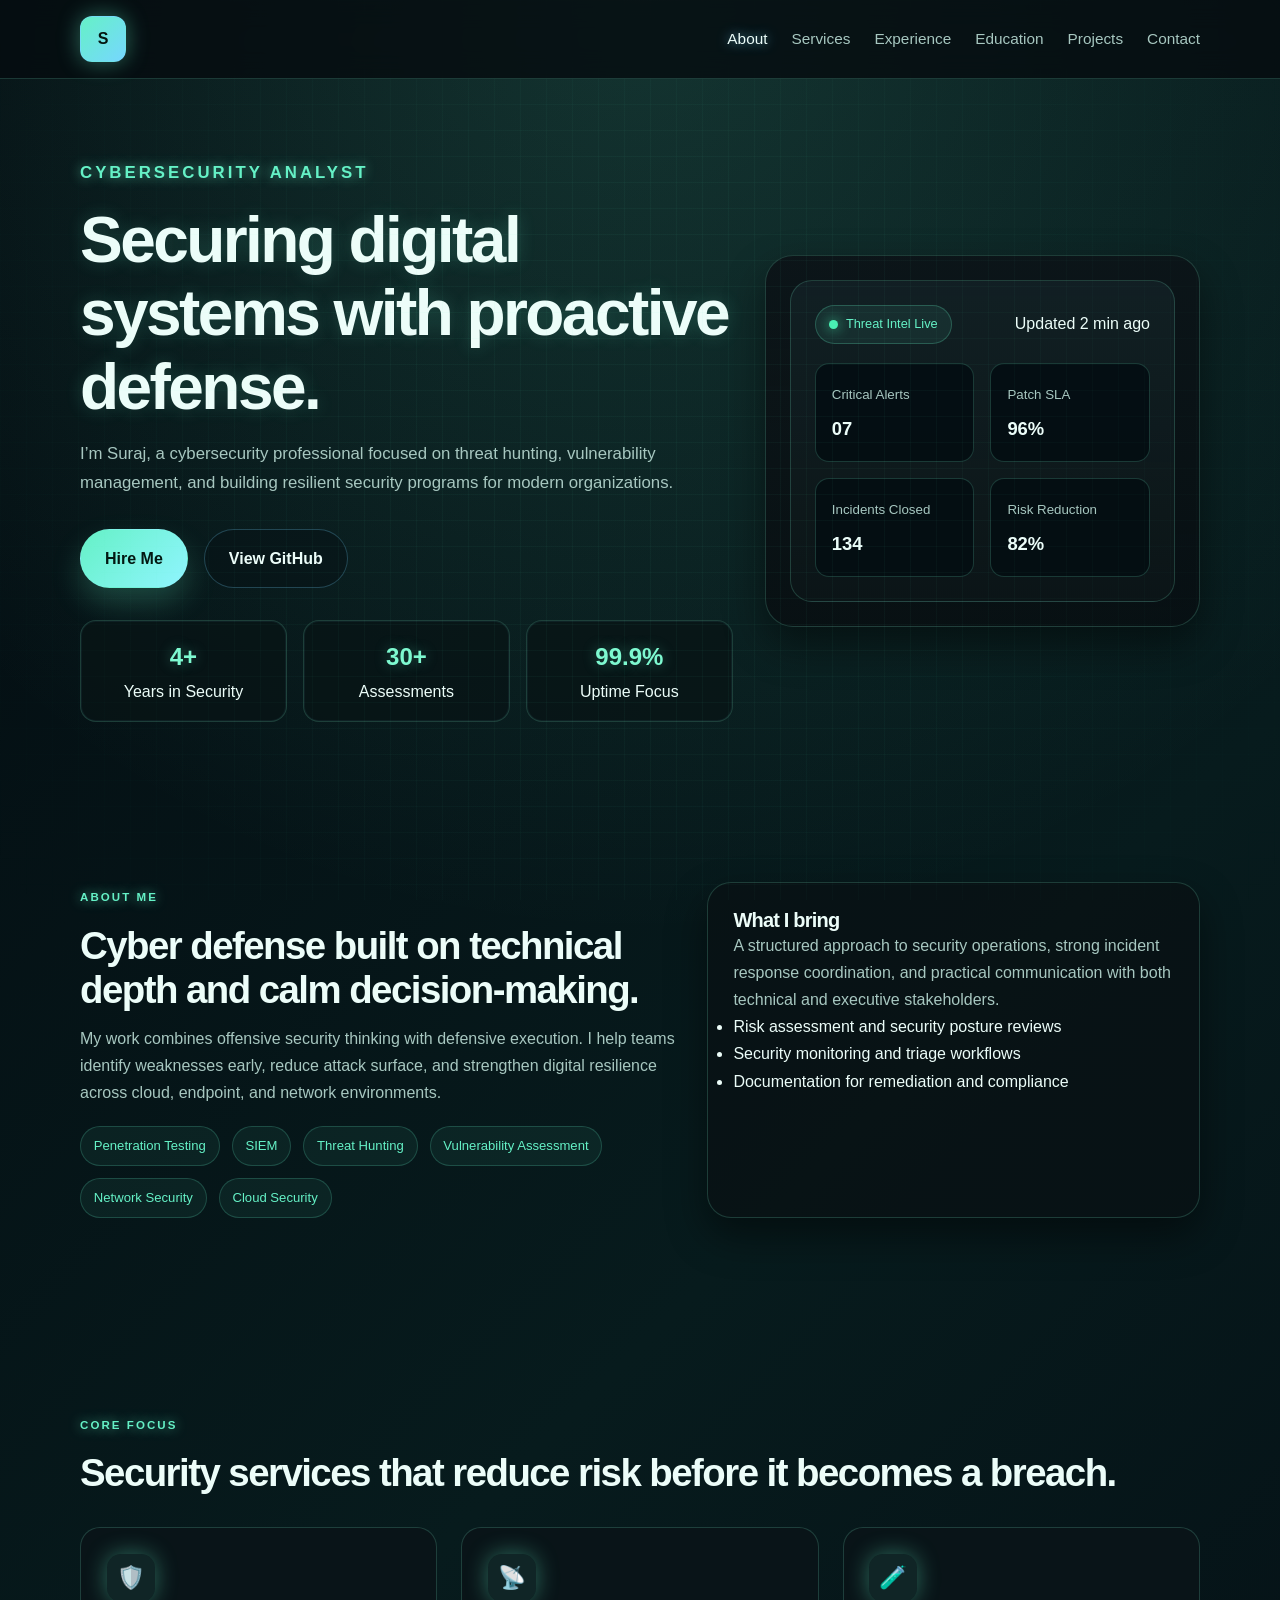
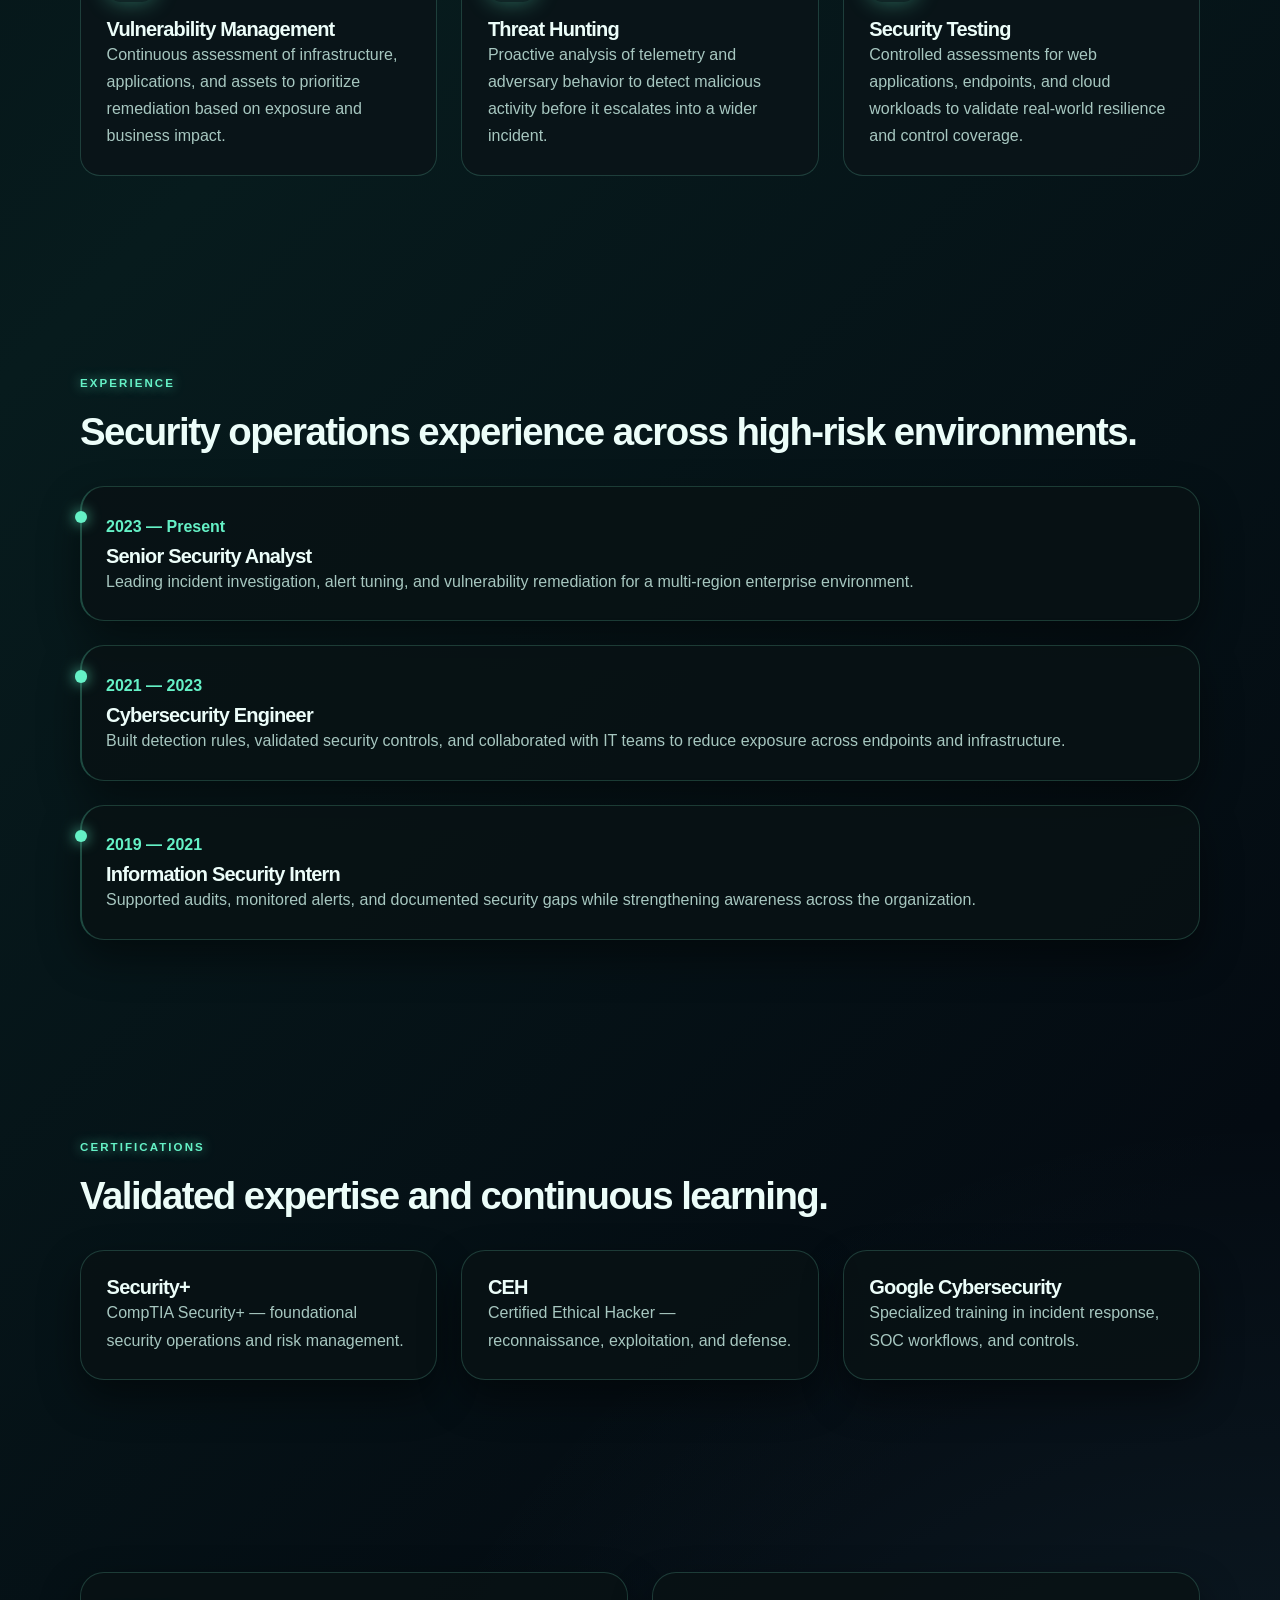
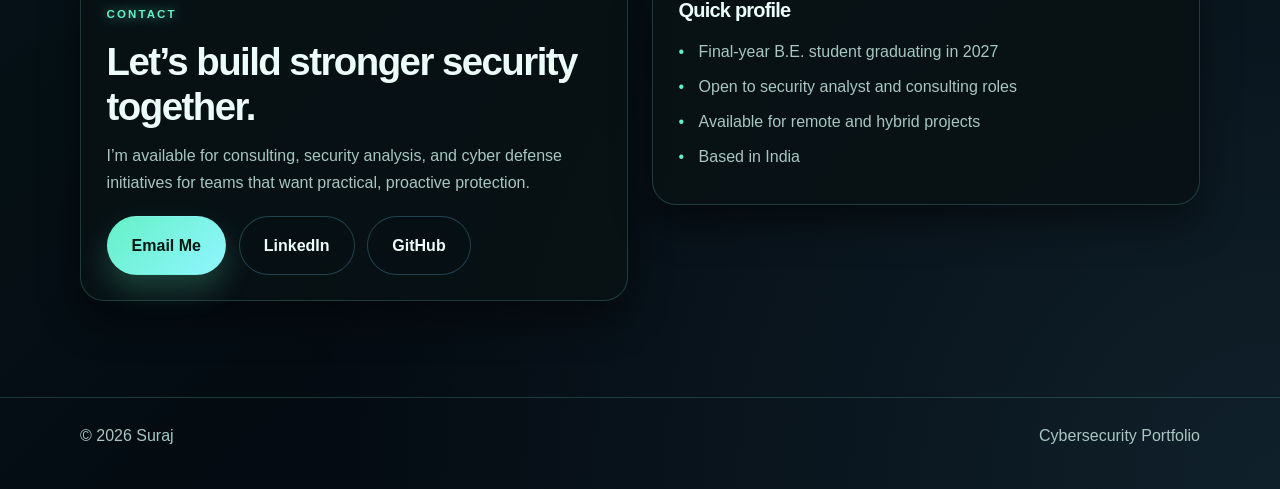
<file: index.html>
<!DOCTYPE html>
<html lang="en">
  <head>
    <meta charset="UTF-8" />
    <meta name="viewport" content="width=device-width, initial-scale=1.0" />
    <meta
      name="description"
      content="Cybersecurity portfolio for an ethical hacker and security analyst."
    />
    <title>Suraj | Cybersecurity Portfolio</title>
    <link rel="stylesheet" href="style.css" />
  </head>
  <body>
    <header class="site-header">
      <div class="container nav">
        <a href="index.html" class="brand" aria-label="Home">S</a>
        <nav class="main-nav" aria-label="Main navigation">
          <a href="#about" class="active">About</a>
          <a href="#services">Services</a>
          <a href="#experience">Experience</a>
          <a href="education.html">Education</a>
          <a href="projects.html">Projects</a>
          <a href="#contact">Contact</a>
        </nav>
      </div>
    </header>

    <main>
      <section class="hero">
        <div class="container hero-grid">
          <div class="hero-copy">
            <p class="eyebrow">Cybersecurity Analyst</p>
            <h1>Securing digital systems with proactive defense.</h1>
            <p>
              I’m Suraj, a cybersecurity professional focused on threat hunting,
              vulnerability management, and building resilient security programs for
              modern organizations.
            </p>
            <div class="hero-actions">
              <a class="button primary" href="#contact">Hire Me</a>
              <a class="button outline" href="https://github.com/surajkaushik11" target="_blank" rel="noreferrer">View GitHub</a>
            </div>
            <ul class="hero-metrics" aria-label="Quick statistics">
              <li><strong>4+</strong> Years in Security</li>
              <li><strong>30+</strong> Assessments</li>
              <li><strong>99.9%</strong> Uptime Focus</li>
            </ul>
          </div>

          <div class="hero-panel" aria-label="Security dashboard panel">
            <div class="panel-card">
              <div class="status-line">
                <span class="status-pill"><span class="status-dot"></span> Threat Intel Live</span>
                <span>Updated 2 min ago</span>
              </div>

              <div class="log-grid">
                <div class="log-card">
                  <small>Critical Alerts</small>
                  <strong>07</strong>
                </div>
                <div class="log-card">
                  <small>Patch SLA</small>
                  <strong>96%</strong>
                </div>
                <div class="log-card">
                  <small>Incidents Closed</small>
                  <strong>134</strong>
                </div>
                <div class="log-card">
                  <small>Risk Reduction</small>
                  <strong>82%</strong>
                </div>
              </div>
            </div>
          </div>
        </div>
      </section>

      <section id="about" class="section">
        <div class="container about-grid">
          <div>
            <p class="eyebrow">About Me</p>
            <h2>Cyber defense built on technical depth and calm decision-making.</h2>
            <p>
              My work combines offensive security thinking with defensive execution.
              I help teams identify weaknesses early, reduce attack surface, and
              strengthen digital resilience across cloud, endpoint, and network
              environments.
            </p>
            <div class="skill-list" aria-label="Core skills list">
              <span>Penetration Testing</span>
              <span>SIEM</span>
              <span>Threat Hunting</span>
              <span>Vulnerability Assessment</span>
              <span>Network Security</span>
              <span>Cloud Security</span>
            </div>
          </div>

          <div class="info-card">
            <h3>What I bring</h3>
            <p>
              A structured approach to security operations, strong incident response
              coordination, and practical communication with both technical and
              executive stakeholders.
            </p>
            <ul>
              <li>Risk assessment and security posture reviews</li>
              <li>Security monitoring and triage workflows</li>
              <li>Documentation for remediation and compliance</li>
            </ul>
          </div>
        </div>
      </section>

      <section id="services" class="section">
        <div class="container">
          <div class="section-heading">
            <p class="eyebrow">Core Focus</p>
            <h2>Security services that reduce risk before it becomes a breach.</h2>
          </div>

          <div class="case-grid">
            <article class="case-card">
              <div class="icon">🛡️</div>
              <h3>Vulnerability Management</h3>
              <p>
                Continuous assessment of infrastructure, applications, and assets to
                prioritize remediation based on exposure and business impact.
              </p>
            </article>

            <article class="case-card">
              <div class="icon">📡</div>
              <h3>Threat Hunting</h3>
              <p>
                Proactive analysis of telemetry and adversary behavior to detect
                malicious activity before it escalates into a wider incident.
              </p>
            </article>

            <article class="case-card">
              <div class="icon">🧪</div>
              <h3>Security Testing</h3>
              <p>
                Controlled assessments for web applications, endpoints, and cloud
                workloads to validate real-world resilience and control coverage.
              </p>
            </article>
          </div>
        </div>
      </section>

      <section id="experience" class="section">
        <div class="container">
          <div class="section-heading">
            <p class="eyebrow">Experience</p>
            <h2>Security operations experience across high-risk environments.</h2>
          </div>

          <div class="timeline">
            <article class="timeline-item">
              <div class="meta">2023 — Present</div>
              <h3>Senior Security Analyst</h3>
              <p>
                Leading incident investigation, alert tuning, and vulnerability
                remediation for a multi-region enterprise environment.
              </p>
            </article>

            <article class="timeline-item">
              <div class="meta">2021 — 2023</div>
              <h3>Cybersecurity Engineer</h3>
              <p>
                Built detection rules, validated security controls, and collaborated
                with IT teams to reduce exposure across endpoints and infrastructure.
              </p>
            </article>

            <article class="timeline-item">
              <div class="meta">2019 — 2021</div>
              <h3>Information Security Intern</h3>
              <p>
                Supported audits, monitored alerts, and documented security gaps while
                strengthening awareness across the organization.
              </p>
            </article>
          </div>
        </div>
      </section>

      <section class="section">
        <div class="container">
          <div class="section-heading">
            <p class="eyebrow">Certifications</p>
            <h2>Validated expertise and continuous learning.</h2>
          </div>

          <div class="cert-grid">
            <article class="cert-card">
              <h3>Security+</h3>
              <p>CompTIA Security+ — foundational security operations and risk management.</p>
            </article>

            <article class="cert-card">
              <h3>CEH</h3>
              <p>Certified Ethical Hacker — reconnaissance, exploitation, and defense.</p>
            </article>

            <article class="cert-card">
              <h3>Google Cybersecurity</h3>
              <p>Specialized training in incident response, SOC workflows, and controls.</p>
            </article>
          </div>
        </div>
      </section>

      <section id="contact" class="section">
        <div class="container">
          <div class="contact-layout">
            <div class="contact-card">
              <p class="eyebrow">Contact</p>
              <h2>Let’s build stronger security together.</h2>
              <p>
                I’m available for consulting, security analysis, and cyber defense
                initiatives for teams that want practical, proactive protection.
              </p>
              <div class="contact-links">
                <a class="button primary" href="mailto:surajkumarjbad7667@gmail.com">Email Me</a>
                <a class="button outline" href="https://www.linkedin.com/in/suraj-suraj-23455a335" target="_blank" rel="noreferrer">LinkedIn</a>
                <a class="button outline" href="https://github.com/surajkaushik11" target="_blank" rel="noreferrer">GitHub</a>
              </div>
            </div>

            <div class="contact-card">
              <h3>Quick profile</h3>
              <ul>
                <li>Final-year B.E. student graduating in 2027</li>
                <li>Open to security analyst and consulting roles</li>
                <li>Available for remote and hybrid projects</li>
                <li>Based in India</li>
              </ul>
            </div>
          </div>
        </div>
      </section>
    </main>

    <footer>
      <div class="container footer-inner">
        <span>© 2026 Suraj</span>
        <span>Cybersecurity Portfolio</span>
      </div>
    </footer>
  </body>
</html>
</file>
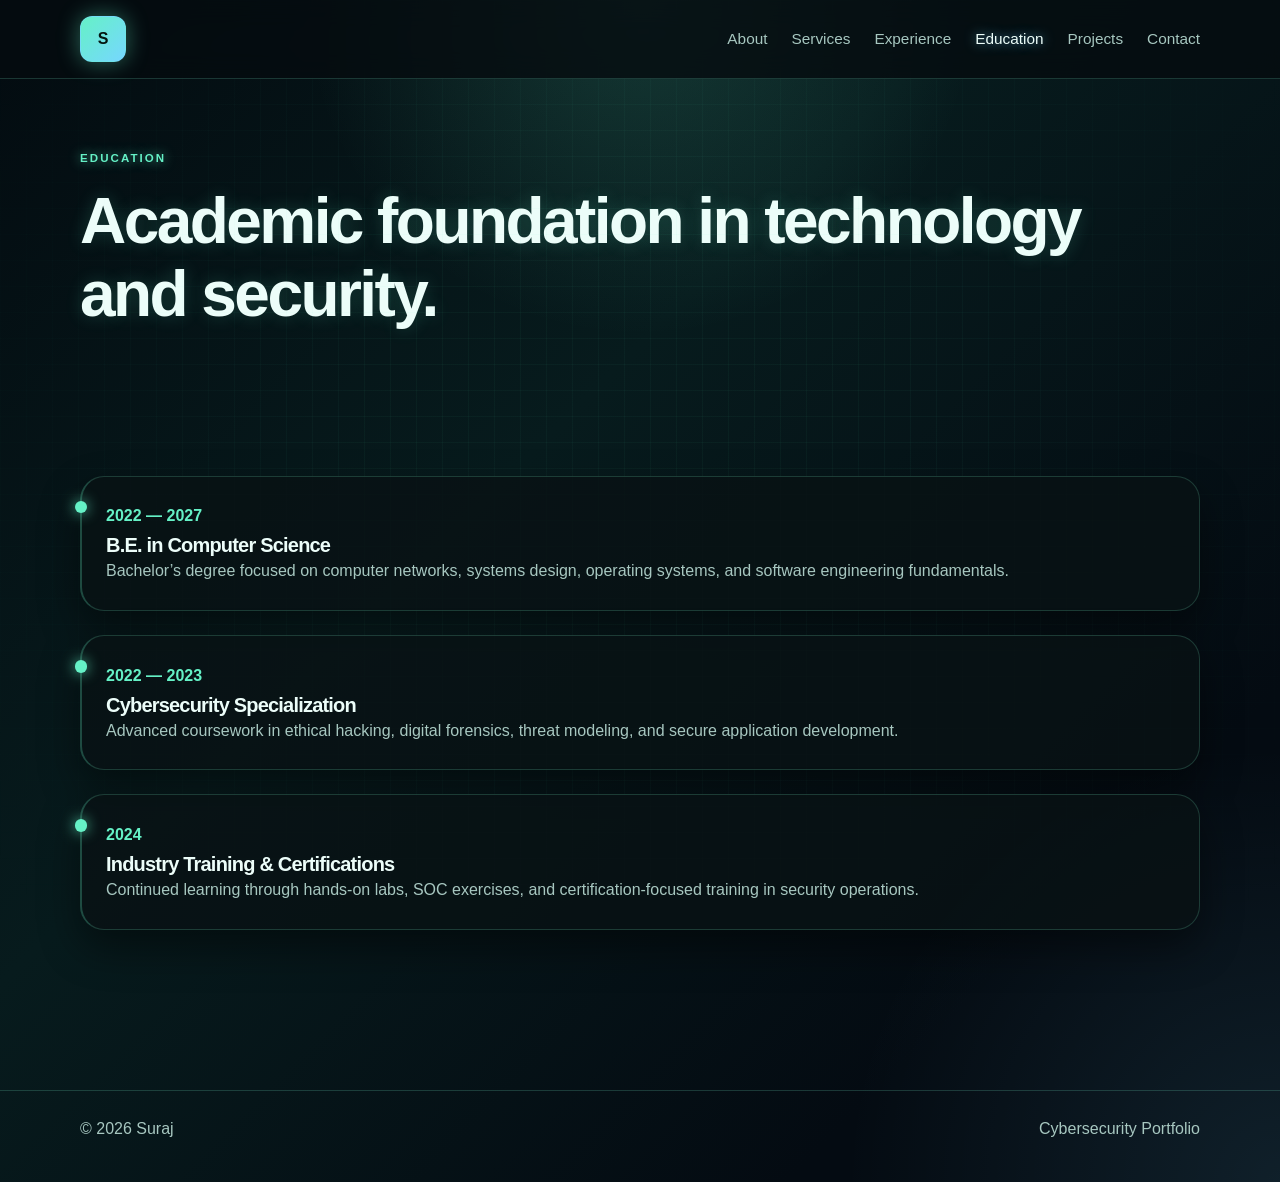
<file: education.html>
<!DOCTYPE html>
<html lang="en">
  <head>
    <meta charset="UTF-8" />
    <meta name="viewport" content="width=device-width, initial-scale=1.0" />
    <title>Education | Suraj</title>
    <link rel="stylesheet" href="style.css" />
  </head>
  <body>
    <header class="site-header">
      <div class="container nav">
        <a href="index.html" class="brand" aria-label="Home">S</a>
        <nav class="main-nav" aria-label="Main navigation">
          <a href="index.html">About</a>
          <a href="index.html#services">Services</a>
          <a href="index.html#experience">Experience</a>
          <a href="education.html" class="active">Education</a>
          <a href="projects.html">Projects</a>
          <a href="index.html#contact">Contact</a>
        </nav>
      </div>
    </header>

    <main class="page-shell">
      <section class="page-hero">
        <div class="container">
          <p class="eyebrow">Education</p>
          <h1>Academic foundation in technology and security.</h1>
        </div>
      </section>

      <section class="section">
        <div class="container timeline">
          <article class="timeline-item">
            <div class="meta">2022 — 2027</div>
            <h3>B.E. in Computer Science</h3>
            <p>
              Bachelor’s degree focused on computer networks, systems design,
              operating systems, and software engineering fundamentals.
            </p>
          </article>

          <article class="timeline-item">
            <div class="meta">2022 — 2023</div>
            <h3>Cybersecurity Specialization</h3>
            <p>
              Advanced coursework in ethical hacking, digital forensics, threat
              modeling, and secure application development.
            </p>
          </article>

          <article class="timeline-item">
            <div class="meta">2024</div>
            <h3>Industry Training & Certifications</h3>
            <p>
              Continued learning through hands-on labs, SOC exercises, and
              certification-focused training in security operations.
            </p>
          </article>
        </div>
      </section>
    </main>

    <footer>
      <div class="container footer-inner">
        <span>© 2026 Suraj</span>
        <span>Cybersecurity Portfolio</span>
      </div>
    </footer>
  </body>
</html>
</file>
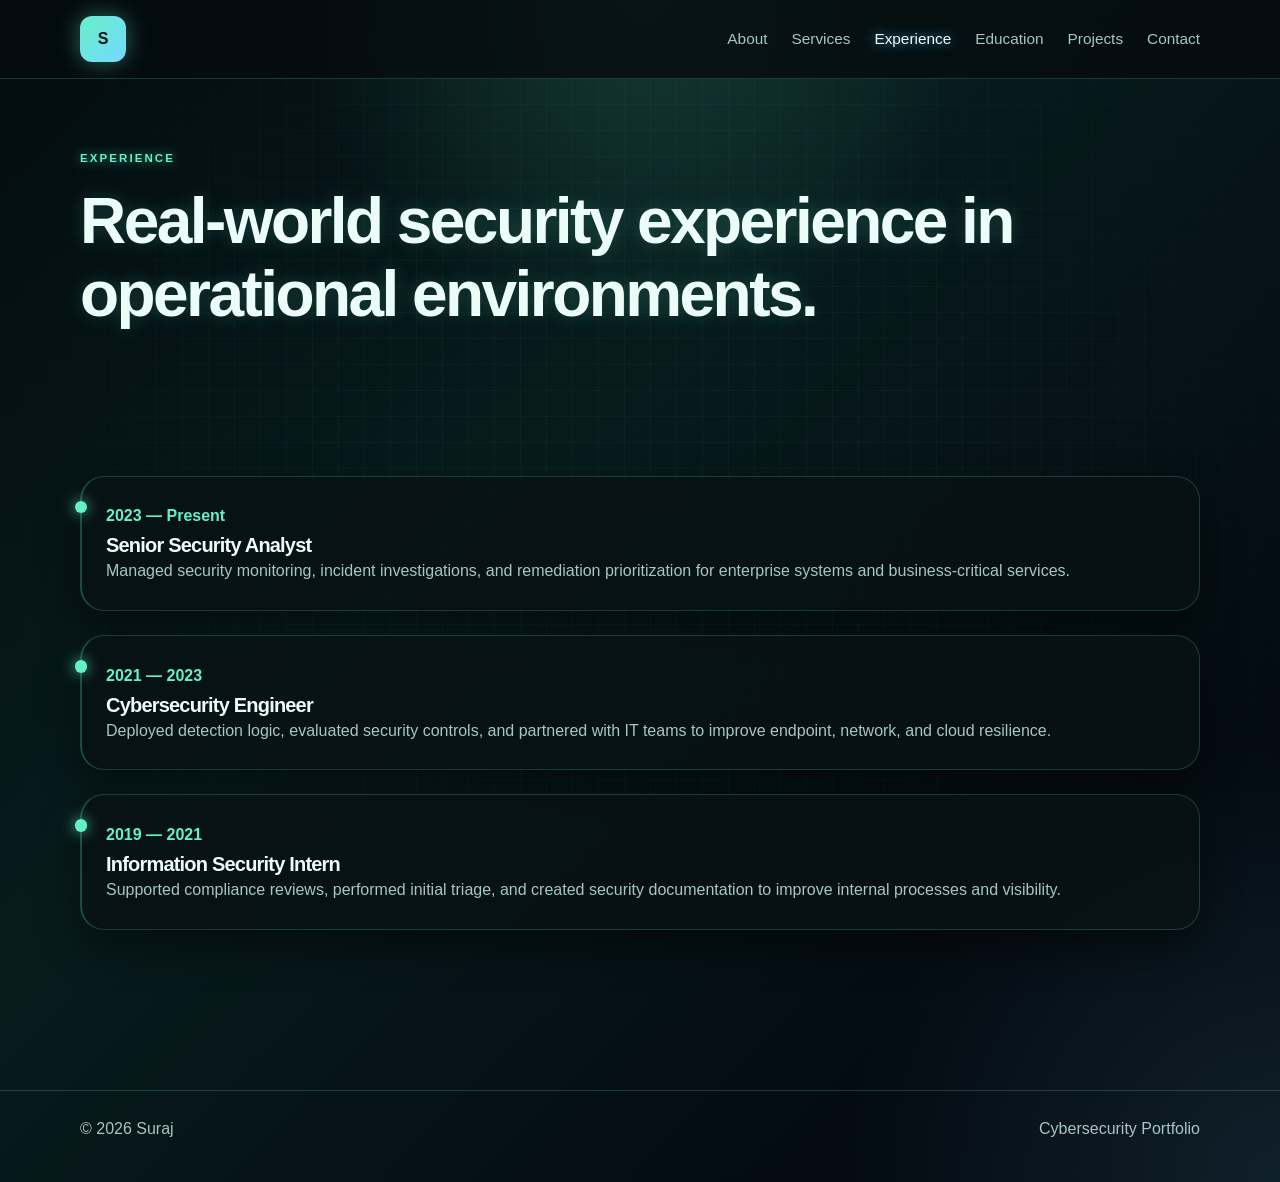
<file: experience.html>
<!DOCTYPE html>
<html lang="en">
  <head>
    <meta charset="UTF-8" />
    <meta name="viewport" content="width=device-width, initial-scale=1.0" />
    <title>Experience | Suraj</title>
    <link rel="stylesheet" href="style.css" />
  </head>
  <body>
    <header class="site-header">
      <div class="container nav">
        <a href="index.html" class="brand" aria-label="Home">S</a>
        <nav class="main-nav" aria-label="Main navigation">
          <a href="index.html">About</a>
          <a href="index.html#services">Services</a>
          <a href="experience.html" class="active">Experience</a>
          <a href="education.html">Education</a>
          <a href="projects.html">Projects</a>
          <a href="index.html#contact">Contact</a>
        </nav>
      </div>
    </header>

    <main class="page-shell">
      <section class="page-hero">
        <div class="container">
          <p class="eyebrow">Experience</p>
          <h1>Real-world security experience in operational environments.</h1>
        </div>
      </section>

      <section class="section">
        <div class="container timeline">
          <article class="timeline-item">
            <div class="meta">2023 — Present</div>
            <h3>Senior Security Analyst</h3>
            <p>
              Managed security monitoring, incident investigations, and remediation
              prioritization for enterprise systems and business-critical services.
            </p>
          </article>

          <article class="timeline-item">
            <div class="meta">2021 — 2023</div>
            <h3>Cybersecurity Engineer</h3>
            <p>
              Deployed detection logic, evaluated security controls, and partnered
              with IT teams to improve endpoint, network, and cloud resilience.
            </p>
          </article>

          <article class="timeline-item">
            <div class="meta">2019 — 2021</div>
            <h3>Information Security Intern</h3>
            <p>
              Supported compliance reviews, performed initial triage, and created
              security documentation to improve internal processes and visibility.
            </p>
          </article>
        </div>
      </section>
    </main>

    <footer>
      <div class="container footer-inner">
        <span>© 2026 Suraj</span>
        <span>Cybersecurity Portfolio</span>
      </div>
    </footer>
  </body>
</html>
</file>
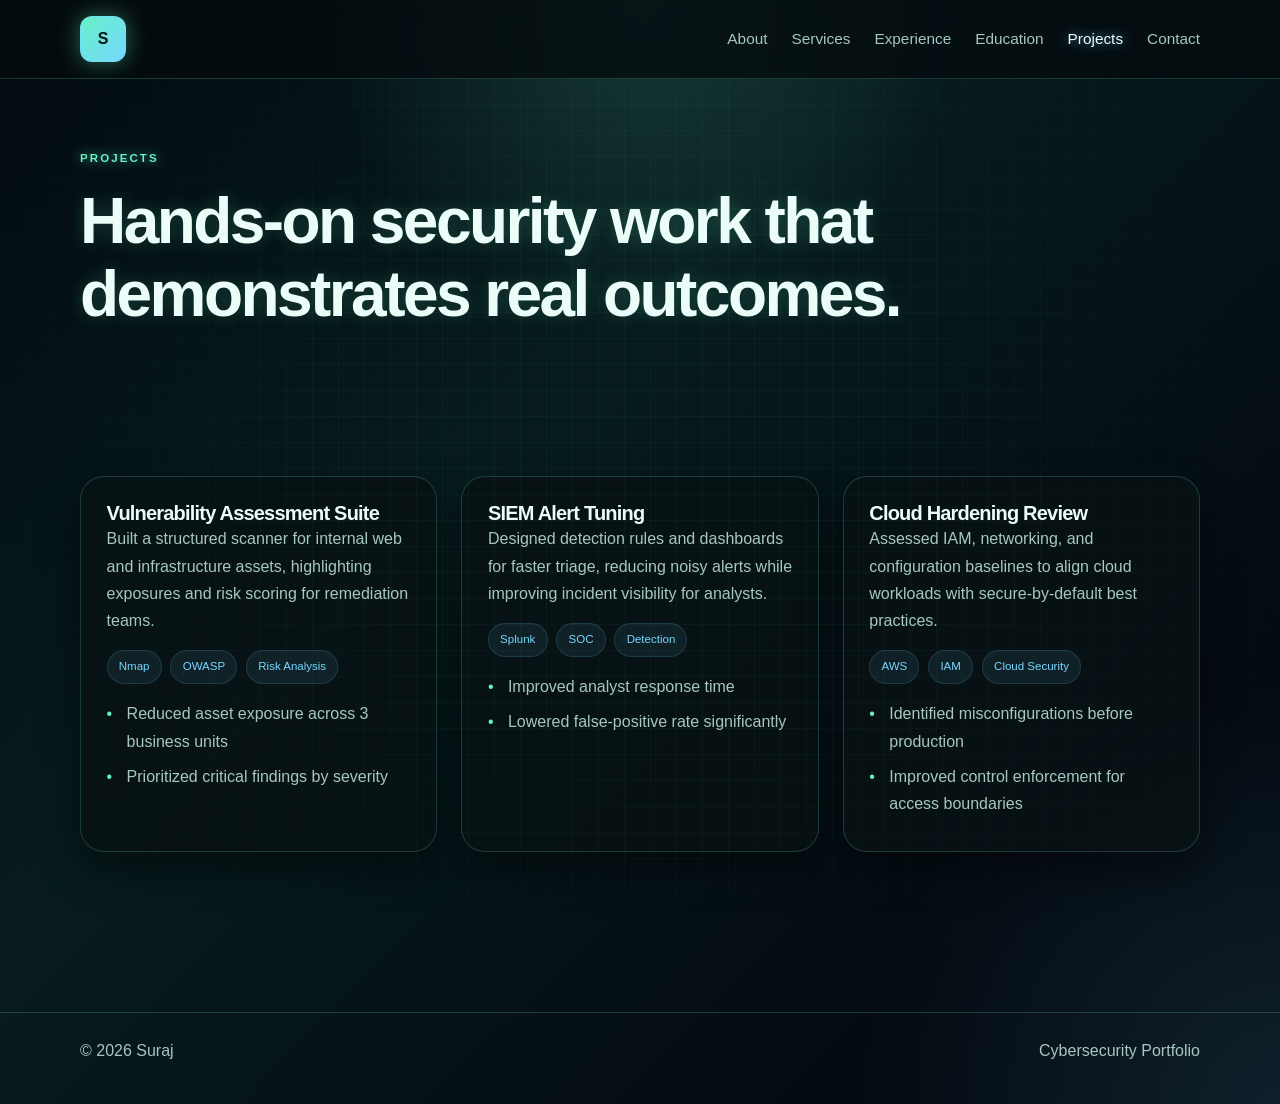
<file: projects.html>
<!DOCTYPE html>
<html lang="en">
  <head>
    <meta charset="UTF-8" />
    <meta name="viewport" content="width=device-width, initial-scale=1.0" />
    <title>Projects | Suraj</title>
    <link rel="stylesheet" href="style.css" />
  </head>
  <body>
    <header class="site-header">
      <div class="container nav">
        <a href="index.html" class="brand" aria-label="Home">S</a>
        <nav class="main-nav" aria-label="Main navigation">
          <a href="index.html">About</a>
          <a href="index.html#services">Services</a>
          <a href="index.html#experience">Experience</a>
          <a href="education.html">Education</a>
          <a href="projects.html" class="active">Projects</a>
          <a href="index.html#contact">Contact</a>
        </nav>
      </div>
    </header>

    <main class="page-shell">
      <section class="page-hero">
        <div class="container">
          <p class="eyebrow">Projects</p>
          <h1>Hands-on security work that demonstrates real outcomes.</h1>
        </div>
      </section>

      <section class="section">
        <div class="container project-grid">
          <article class="project-card">
            <h3>Vulnerability Assessment Suite</h3>
            <p>
              Built a structured scanner for internal web and infrastructure assets,
              highlighting exposures and risk scoring for remediation teams.
            </p>
            <div class="tag-row">
              <span class="tag">Nmap</span>
              <span class="tag">OWASP</span>
              <span class="tag">Risk Analysis</span>
            </div>
            <ul>
              <li>Reduced asset exposure across 3 business units</li>
              <li>Prioritized critical findings by severity</li>
            </ul>
          </article>

          <article class="project-card">
            <h3>SIEM Alert Tuning</h3>
            <p>
              Designed detection rules and dashboards for faster triage, reducing
              noisy alerts while improving incident visibility for analysts.
            </p>
            <div class="tag-row">
              <span class="tag">Splunk</span>
              <span class="tag">SOC</span>
              <span class="tag">Detection</span>
            </div>
            <ul>
              <li>Improved analyst response time</li>
              <li>Lowered false-positive rate significantly</li>
            </ul>
          </article>

          <article class="project-card">
            <h3>Cloud Hardening Review</h3>
            <p>
              Assessed IAM, networking, and configuration baselines to align cloud
              workloads with secure-by-default best practices.
            </p>
            <div class="tag-row">
              <span class="tag">AWS</span>
              <span class="tag">IAM</span>
              <span class="tag">Cloud Security</span>
            </div>
            <ul>
              <li>Identified misconfigurations before production</li>
              <li>Improved control enforcement for access boundaries</li>
            </ul>
          </article>
        </div>
      </section>
    </main>

    <footer>
      <div class="container footer-inner">
        <span>© 2026 Suraj</span>
        <span>Cybersecurity Portfolio</span>
      </div>
    </footer>
  </body>
</html>
</file>
<file: style.css>
:root {
  --bg: #030b10;
  --bg-secondary: #071b1d;
  --panel: rgba(8, 16, 19, 0.84);
  --panel-strong: rgba(14, 28, 34, 0.96);
  --primary: #65f1c6;
  --primary-bright: #7ef9d0;
  --secondary: #76d7ff;
  --text: #ecfdf9;
  --muted: #a7c7c0;
  --border: rgba(130, 255, 214, 0.18);
  --shadow: 0 18px 40px rgba(0, 0, 0, 0.45);
  --glow: 0 0 22px rgba(101, 241, 198, 0.4);
}

* {
  box-sizing: border-box;
  margin: 0;
  padding: 0;
}

html {
  scroll-behavior: smooth;
}

body {
  font-family: "Segoe UI", Tahoma, Geneva, Verdana, sans-serif;
  background:
    radial-gradient(circle at top, rgba(101, 241, 198, 0.16), transparent 25%),
    radial-gradient(circle at bottom right, rgba(118, 215, 255, 0.1), transparent 25%),
    linear-gradient(135deg, var(--bg), var(--bg-secondary), #040b12 80%);
  color: var(--text);
  line-height: 1.7;
  position: relative;
}

body::before {
  content: "";
  position: fixed;
  inset: 0;
  background-image: linear-gradient(rgba(101, 241, 198, 0.04) 1px, transparent 1px),
    linear-gradient(90deg, rgba(101, 241, 198, 0.04) 1px, transparent 1px);
  background-size: 26px 26px;
  mask-image: radial-gradient(circle at center, black 35%, transparent 100%);
  pointer-events: none;
}

a {
  color: inherit;
  text-decoration: none;
}

img {
  max-width: 100%;
  display: block;
}

.container {
  width: min(1120px, calc(100% - 2rem));
  margin: 0 auto;
}

.section {
  padding: 6rem 0;
}

.section-heading {
  margin-bottom: 2rem;
}

.eyebrow {
  display: inline-block;
  letter-spacing: 0.18em;
  text-transform: uppercase;
  font-size: 0.72rem;
  color: var(--primary);
  font-weight: 700;
  margin-bottom: 1rem;
  text-shadow: 0 0 12px rgba(101, 241, 198, 0.7);
}

h1, h2, h3 {
  line-height: 1.15;
  letter-spacing: -0.04em;
}

h1 {
  font-size: clamp(2.7rem, 5vw, 4.9rem);
  margin-bottom: 1rem;
  color: var(--text);
  text-shadow: 0 0 18px rgba(101, 241, 198, 0.2);
}

h2 {
  font-size: clamp(2rem, 3vw, 3rem);
  margin-bottom: 0.8rem;
}

h3 {
  font-size: 1.25rem;
}

p {
  color: var(--muted);
}

.site-header {
  position: sticky;
  top: 0;
  backdrop-filter: blur(14px);
  background: rgba(5, 12, 15, 0.8);
  border-bottom: 1px solid var(--border);
  z-index: 20;
}

.nav {
  display: flex;
  align-items: center;
  justify-content: space-between;
  min-height: 78px;
}

.brand {
  display: inline-flex;
  align-items: center;
  justify-content: center;
  width: 46px;
  height: 46px;
  border-radius: 12px;
  font-weight: 800;
  background: linear-gradient(135deg, var(--primary), var(--secondary));
  color: #041611;
  box-shadow: var(--glow);
  border: 1px solid rgba(118, 215, 255, 0.4);
}

.main-nav {
  display: flex;
  align-items: center;
  gap: 1.5rem;
  flex-wrap: wrap;
}

.main-nav a {
  color: var(--muted);
  font-size: 0.96rem;
  transition: color 0.2s ease, text-shadow 0.2s ease;
}

.main-nav a:hover,
.main-nav a.active {
  color: var(--text);
  text-shadow: 0 0 12px rgba(118, 215, 255, 0.7);
}

.button {
  display: inline-flex;
  align-items: center;
  justify-content: center;
  gap: 0.5rem;
  padding: 0.92rem 1.5rem;
  border-radius: 999px;
  font-weight: 700;
  transition: transform 0.2s ease, box-shadow 0.2s ease, border-color 0.2s ease;
  border: 1px solid transparent;
}

.button:hover {
  transform: translateY(-2px);
}

.button.primary {
  background: linear-gradient(135deg, var(--primary), #90f5ff);
  color: #021711;
  box-shadow: 0 15px 30px rgba(101, 241, 198, 0.22);
}

.button.outline {
  border-color: rgba(118, 215, 255, 0.25);
  background: rgba(7, 18, 22, 0.48);
  color: var(--text);
}

.hero {
  padding: 5rem 0 4rem;
}

.hero-grid {
  display: grid;
  grid-template-columns: 1.2fr 0.8fr;
  gap: 2rem;
  align-items: center;
}

.hero-copy p {
  font-size: 1.05rem;
  max-width: 650px;
}

.hero-actions {
  display: flex;
  flex-wrap: wrap;
  gap: 1rem;
  margin: 2rem 0;
}

.hero-metrics {
  display: grid;
  grid-template-columns: repeat(3, minmax(110px, 1fr));
  gap: 1rem;
  margin-top: 1.5rem;
  list-style: none;
}

.hero-metrics li {
  background: rgba(8, 20, 22, 0.8);
  border: 1px solid var(--border);
  border-radius: 16px;
  padding: 1rem 0.75rem;
  text-align: center;
  box-shadow: inset 0 0 0 1px rgba(118, 215, 255, 0.06);
}

.hero-metrics strong {
  display: block;
  font-size: 1.5rem;
  color: var(--primary-bright);
  text-shadow: 0 0 14px rgba(101, 241, 198, 0.35);
}

.hero-panel {
  background: linear-gradient(180deg, rgba(12, 20, 24, 0.94), rgba(8, 15, 18, 0.9));
  border: 1px solid var(--border);
  border-radius: 28px;
  padding: 1.5rem;
  box-shadow: var(--shadow);
}

.panel-card {
  background: linear-gradient(180deg, rgba(18, 32, 36, 0.96), rgba(12, 22, 24, 0.84));
  border: 1px solid var(--border);
  border-radius: 22px;
  padding: 1.5rem;
}

.status-line {
  display: flex;
  align-items: center;
  justify-content: space-between;
  margin-bottom: 1.2rem;
  gap: 1rem;
}

.status-pill {
  display: inline-flex;
  align-items: center;
  gap: 0.5rem;
  font-size: 0.8rem;
  color: var(--primary);
  background: rgba(101, 241, 198, 0.08);
  padding: 0.48rem 0.82rem;
  border-radius: 999px;
  border: 1px solid rgba(101, 241, 198, 0.24);
}

.status-dot {
  width: 9px;
  height: 9px;
  border-radius: 50%;
  background: #49f1b3;
  box-shadow: 0 0 13px rgba(73, 241, 179, 0.9);
}

.log-grid {
  display: grid;
  grid-template-columns: 1fr 1fr;
  gap: 1rem;
  margin-top: 1rem;
}

.log-card {
  border-radius: 14px;
  background: rgba(4, 14, 18, 0.9);
  border: 1px solid var(--border);
  padding: 1rem;
}

.log-card small {
  color: var(--muted);
}

.log-card strong {
  display: block;
  font-size: 1.15rem;
  margin-top: 0.4rem;
  color: var(--text);
}

.about-grid,
.case-grid,
.timeline,
.cert-grid,
.project-grid,
.contact-layout {
  display: grid;
  gap: 1.5rem;
}

.about-grid {
  grid-template-columns: 1.1fr 0.9fr;
}

.info-card,
.timeline-item,
.cert-card,
.project-card,
.contact-card {
  background: rgba(9, 18, 21, 0.85);
  border: 1px solid var(--border);
  border-radius: 24px;
  padding: 1.6rem;
  box-shadow: var(--shadow);
}

.skill-list {
  display: flex;
  flex-wrap: wrap;
  gap: 0.75rem;
  margin-top: 1.25rem;
}

.skill-list span {
  background: rgba(101, 241, 198, 0.06);
  color: var(--primary);
  border: 1px solid rgba(101, 241, 198, 0.2);
  border-radius: 999px;
  padding: 0.48rem 0.8rem;
  font-size: 0.82rem;
}

.case-grid {
  grid-template-columns: repeat(3, minmax(0, 1fr));
}

.case-card {
  background: rgba(10, 20, 25, 0.9);
  border: 1px solid var(--border);
  border-radius: 20px;
  padding: 1.6rem;
  transition: border-color 0.2s ease, transform 0.2s ease;
}

.case-card:hover {
  border-color: rgba(101, 241, 198, 0.35);
  transform: translateY(-2px);
}

.case-card .icon {
  width: 48px;
  height: 48px;
  border-radius: 14px;
  display: inline-flex;
  align-items: center;
  justify-content: center;
  background: rgba(101, 241, 198, 0.08);
  color: var(--primary);
  font-size: 1.4rem;
  margin-bottom: 1rem;
  box-shadow: var(--glow);
}

.timeline {
  grid-template-columns: 1fr;
}

.timeline-item {
  position: relative;
  padding-left: 1.5rem;
  border-left: 2px solid rgba(101, 241, 198, 0.25);
}

.timeline-item::before {
  content: "";
  position: absolute;
  left: -0.46rem;
  top: 1.5rem;
  width: 0.78rem;
  height: 0.78rem;
  border-radius: 50%;
  background: var(--primary);
  box-shadow: 0 0 14px rgba(101, 241, 198, 0.86);
}

.timeline-item .meta {
  color: var(--primary);
  font-weight: 700;
  margin-bottom: 0.3rem;
}

.cert-grid,
.project-grid {
  grid-template-columns: repeat(3, minmax(0, 1fr));
}

.project-card ul,
.contact-layout ul {
  list-style: none;
  margin-top: 1rem;
}

.project-card li,
.contact-layout li {
  color: var(--muted);
  margin-bottom: 0.5rem;
  position: relative;
  padding-left: 1.25rem;
}

.project-card li::before,
.contact-layout li::before {
  content: "•";
  position: absolute;
  left: 0;
  color: var(--primary);
}

.tag-row {
  display: flex;
  gap: 0.55rem;
  flex-wrap: wrap;
  margin-top: 1rem;
}

.tag {
  display: inline-block;
  background: rgba(118, 215, 255, 0.08);
  border: 1px solid rgba(118, 215, 255, 0.15);
  border-radius: 999px;
  padding: 0.4rem 0.7rem;
  font-size: 0.72rem;
  color: var(--secondary);
}

.page-hero {
  padding-top: 4rem;
  padding-bottom: 2rem;
}

.page-shell {
  padding-bottom: 4rem;
}

.contact-layout {
  grid-template-columns: 1fr 1fr;
  align-items: start;
}

.contact-links {
  display: flex;
  flex-wrap: wrap;
  gap: 0.8rem;
  margin-top: 1.25rem;
}

footer {
  border-top: 1px solid var(--border);
  padding: 1.5rem 0 2.5rem;
  color: var(--muted);
}

.footer-inner {
  display: flex;
  align-items: center;
  justify-content: space-between;
  gap: 1rem;
  flex-wrap: wrap;
}

@media (max-width: 900px) {
  .hero-grid,
  .about-grid,
  .contact-layout,
  .case-grid,
  .cert-grid,
  .project-grid {
    grid-template-columns: 1fr;
  }

  .nav {
    gap: 1rem;
    padding: 1rem 0;
    flex-direction: column;
    align-items: flex-start;
  }

  .main-nav {
    gap: 0.8rem 1rem;
  }
}

@media (max-width: 600px) {
  .section {
    padding: 4.5rem 0;
  }

  .hero {
    padding-top: 3rem;
  }

  .hero-metrics {
    grid-template-columns: 1fr;
  }

  .button {
    width: 100%;
  }

  .hero-actions {
    flex-direction: column;
  }
}
</file>
